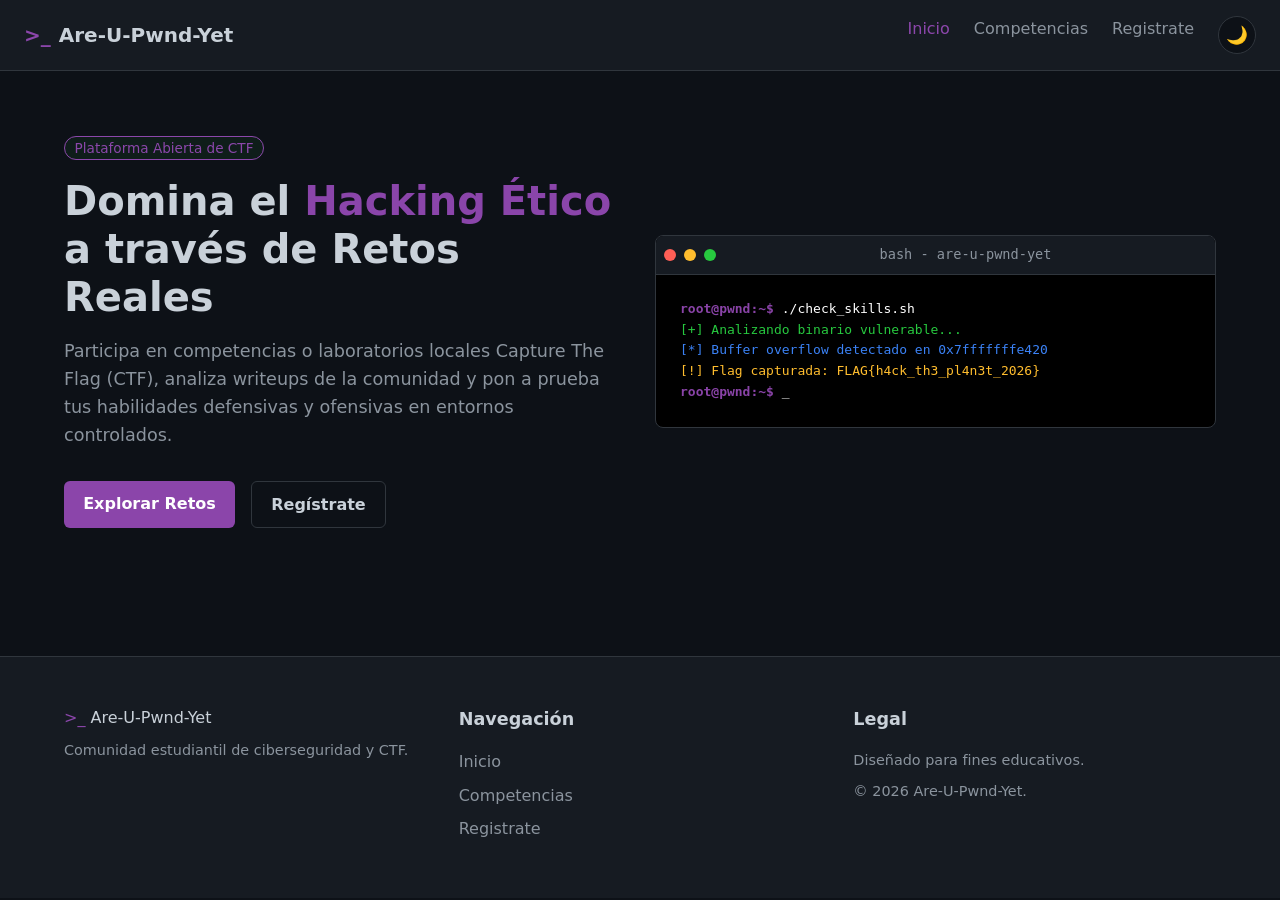
<file: index.html>
<!DOCTYPE html>
<html lang="es">
<head>
  <meta charset="UTF-8">
  <meta name="viewport" content="width=device-width, initial-scale=1.0">
  <meta name="description" content="Are U Pwnd Yet? - Plataforma estudiantil de competencias CTF, laboratorios y retos de ciberseguridad y hacking ético.">
  <title>Are U Pwnd Yet? | Plataforma de Competencias CTF</title>
  <link rel="stylesheet" href="css/styles.css">
</head>
<body>
  <header class="site-header">
    <div class="header-container">
      <a href="index.html" class="logo">
        <span class="logo-symbol">&gt;_</span>
        <span class="logo-text">Are-U-Pwnd-Yet</span>
      </a>
      
      <nav id="primary-nav" class="primary-nav" aria-label="Navegación principal">
        <ul class="nav-list">
          <li><a href="index.html" class="nav-link active" aria-current="page">Inicio</a></li>
          <li><a href="competencias.html" class="nav-link">Competencias</a></li>
          <li><a href="registro.html" class="nav-link">Registrate</a></li>
          <li>
            <button id="theme-toggle" class="theme-toggle-btn" aria-label="Cambiar tema visual">
              <span id="theme-icon">🌙</span>
            </button>
          </li>
        </ul>
      </nav>
    </div>
  </header>

  <main>
    <section class="hero-section" aria-labelledby="hero-title">
      <div class="container hero-container">
        <div class="hero-content">
          <span class="badge badge-accent">Plataforma Abierta de CTF</span>
          <h1 id="hero-title" class="hero-title">
            Domina el <span class="text-gradient">Hacking Ético</span> a través de Retos Reales
          </h1>
          <p class="hero-description">
            Participa en competencias o laboratorios locales Capture The Flag (CTF), analiza writeups de la comunidad y pon a prueba tus habilidades defensivas y ofensivas en entornos controlados.
          </p>
          <div class="hero-actions">
            <a href="competencias.html" class="btn btn-primary">Explorar Retos</a>
            <a href="registro.html" class="btn btn-secondary">Regístrate</a>
          </div>
        </div>

        <div class="hero-terminal" aria-hidden="true">
          <div class="terminal-header">
            <span class="terminal-dot dot-red"></span>
            <span class="terminal-dot dot-yellow"></span>
            <span class="terminal-dot dot-green"></span>
            <span class="terminal-title">bash - are-u-pwnd-yet</span>
          </div>
          <div class="terminal-body">
            <p><span class="terminal-prompt">root@pwnd:~$</span> ./check_skills.sh</p>
            <p class="terminal-output text-success">[+] Analizando binario vulnerable...</p>
            <p class="terminal-output text-info">[*] Buffer overflow detectado en 0x7fffffffe420</p>
            <p class="terminal-output text-warning">[!] Flag capturada: FLAG{h4ck_th3_pl4n3t_2026}</p>
            <p><span class="terminal-prompt">root@pwnd:~$</span> <span class="cursor">_</span></p>
          </div>
        </div>
      </div>
    </section>
  </main>

  <footer class="site-footer">
    <div class="container footer-container">
      <div class="footer-brand">
        <span class="logo-symbol">&gt;_</span>
        <span class="logo-text">Are-U-Pwnd-Yet</span>
        <p class="footer-tagline">Comunidad estudiantil de ciberseguridad y CTF.</p>
      </div>

      <nav class="footer-nav" aria-label="Enlaces secundarios">
        <h3 class="footer-heading">Navegación</h3>
        <ul class="footer-links">
          <li><a href="index.html">Inicio</a></li>
          <li><a href="competencias.html">Competencias</a></li>
          <li><a href="registro.html">Registrate</a></li>
        </ul>
      </nav>

      <div class="footer-legal">
        <h3 class="footer-heading">Legal</h3>
        <p class="footer-text">
          Diseñado para fines educativos.
        </p>
        <p class="footer-copy">&copy; 2026 Are-U-Pwnd-Yet.</p>
      </div>
    </div>
  </footer>

  <script src="js/theme.js"></script>
</body>
</html>
</file>
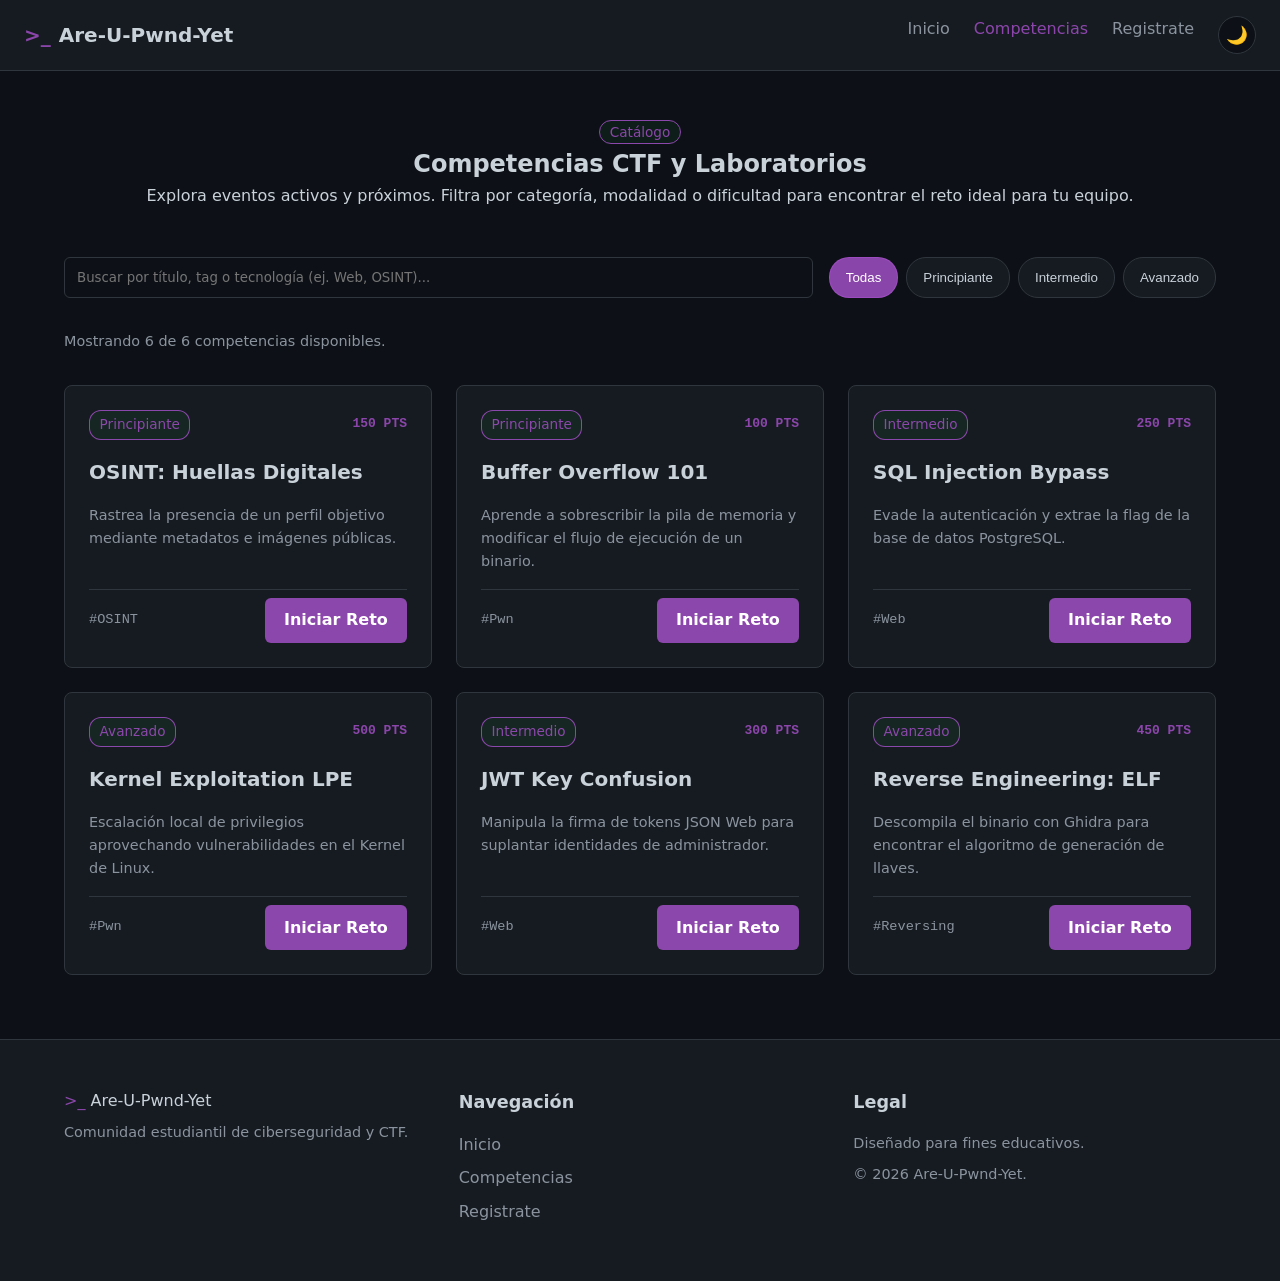
<file: competencias.html>
<!DOCTYPE html>
<html lang="es">
<head>
  <meta charset="UTF-8">
  <meta name="viewport" content="width=device-width, initial-scale=1.0">
  <meta name="description" content="Explora el catálogo de competencias CTF y laboratorios prácticos en Are U Pwnd Yet. Filtra por modalidad y nivel de dificultad.">
  <title>Competencias y Laboratorios | Are U Pwnd Yet?</title>
  <link rel="stylesheet" href="css/styles.css">
</head>
<body>

  <header class="site-header">
    <div class="header-container">
      <a href="index.html" class="logo">
        <span class="logo-symbol">&gt;_</span>
        <span class="logo-text">Are-U-Pwnd-Yet</span>
      </a>

      <nav id="primary-nav" class="primary-nav" aria-label="Navegación principal">
        <ul class="nav-list">
          <li><a href="index.html" class="nav-link">Inicio</a></li>
          <li><a href="competencias.html" class="nav-link active" aria-current="page">Competencias</a></li>
          <li><a href="registro.html" class="nav-link">Registrate</a></li>
          <li>
            <button id="theme-toggle" class="theme-toggle-btn" aria-label="Cambiar tema visual">
              <span id="theme-icon">🌙</span>
            </button>
          </li>
        </ul>
      </nav>
    </div>
  </header>

  <main class="page-main">
    <section class="catalog-hero" aria-labelledby="catalog-title">
      <div class="container">
        <span class="badge badge-accent">Catálogo</span>
        <h1 id="catalog-title" class="page-title">Competencias CTF y Laboratorios</h1>
        <p class="page-description">
          Explora eventos activos y próximos. Filtra por categoría, modalidad o dificultad para encontrar el reto ideal para tu equipo.
        </p>
      </div>
    </section>

    <section class="filters-section" aria-label="Filtros de búsqueda de competencias">
      <div class="container">
        <div class="filters-wrapper">
          <div class="search-box">
            <label for="search-input" class="sr-only">Buscar nombre o palabra clave</label>
            <input 
              type="search" 
              id="search-input" 
              class="form-control" 
              placeholder="Buscar por título, tag o tecnología (ej. Web, OSINT)..."
            >
          </div>

          <div class="filter-buttons" role="group" aria-label="Filtrar por dificultad">
            <button type="button" class="filter-btn active" data-filter="all">Todas</button>
            <button type="button" class="filter-btn" data-filter="Principiante">Principiante</button>
            <button type="button" class="filter-btn" data-filter="Intermedio">Intermedio</button>
            <button type="button" class="filter-btn" data-filter="Avanzado">Avanzado</button>
          </div>
        </div>

        <div class="catalog-status" aria-live="polite">
          <p id="results-count" class="results-count">Mostrando competencias disponibles...</p>
        </div>
      </div>
    </section>

    <section class="catalog-grid-section" aria-label="Listado de tarjetas de competencias">
      <div class="container">
        <div id="catalog-grid" class="catalog-grid">
          <noscript>
            <p class="notice-error">Para ver el catálogo de competencias dinámico, activa JavaScript en tu navegador.</p>
          </noscript>
        </div>

        <div id="no-results" class="no-results hidden" role="status">
          <div class="no-results-icon" aria-hidden="true">🔍</div>
          <h2>No se encontraron retos</h2>
          <p>Intenta ajustar tus términos de búsqueda o selecciona otro filtro.</p>
        </div>
      </div>
    </section>
  </main>

  <footer class="site-footer">
    <div class="container footer-container">
      <div class="footer-brand">
        <span class="logo-symbol">&gt;_</span>
        <span class="logo-text">Are-U-Pwnd-Yet</span>
        <p class="footer-tagline">Comunidad estudiantil de ciberseguridad y CTF.</p>
      </div>

      <nav class="footer-nav" aria-label="Enlaces secundarios">
        <h3 class="footer-heading">Navegación</h3>
        <ul class="footer-links">
          <li><a href="index.html">Inicio</a></li>
          <li><a href="competencias.html">Competencias</a></li>
          <li><a href="registro.html">Registrate</a></li>
        </ul>
      </nav>

      <div class="footer-legal">
        <h3 class="footer-heading">Legal</h3>
        <p class="footer-text">
          Diseñado para fines educativos.
        </p>
        <p class="footer-copy">&copy; 2026 Are-U-Pwnd-Yet.</p>
      </div>
    </div>
  </footer>

  <script src="js/catalog.js"></script>
  <script src="js/theme.js"></script>
</body>
</html>
</file>
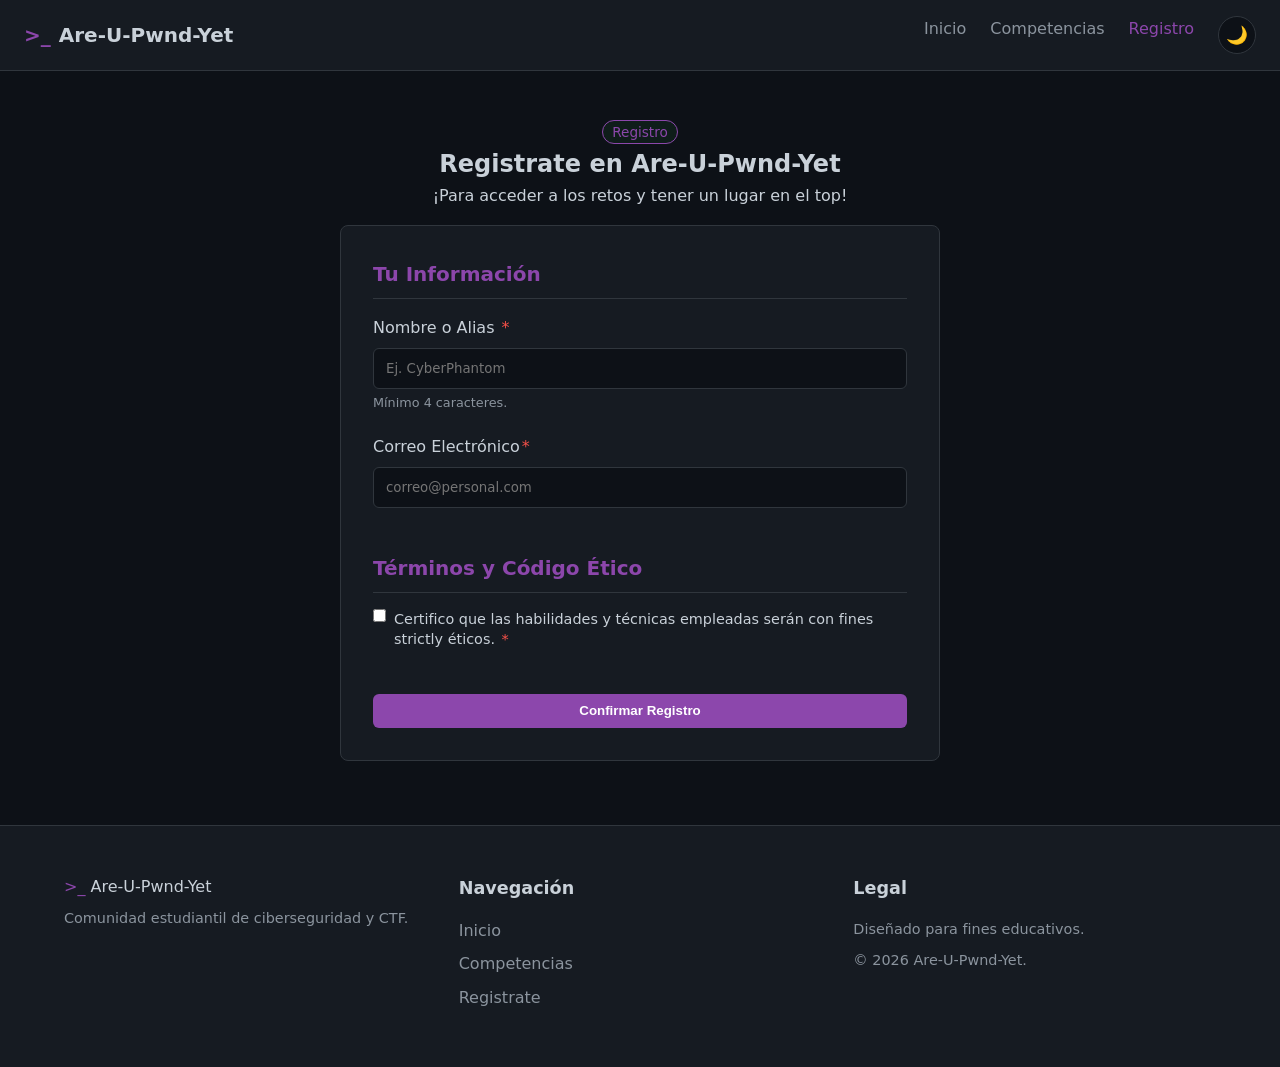
<file: registro.html>
<!DOCTYPE html>
<html lang="es">
<head>
  <meta charset="UTF-8">
  <meta name="viewport" content="width=device-width, initial-scale=1.0">
  <meta name="description" content="Inscribe a tu equipo en las competencias y laboratorios de Are U Pwnd Yet. Validación en tiempo real y registro oficial.">
  <title>Registro | Are U Pwnd Yet?</title>
  <link rel="stylesheet" href="css/styles.css">
</head>
<body>
  <header class="site-header">
    <div class="header-container">
      <a href="index.html" class="logo">
        <span class="logo-symbol">&gt;_</span>
        <span class="logo-text">Are-U-Pwnd-Yet</span>
      </a>

      <nav id="primary-nav" class="primary-nav" aria-label="Navegación principal">
        <ul class="nav-list">
          <li><a href="index.html" class="nav-link">Inicio</a></li>
          <li><a href="competencias.html" class="nav-link">Competencias</a></li>
          <li><a href="registro.html" class="nav-link active" aria-current="page">Registro</a></li>
          <li>
            <button id="theme-toggle" class="theme-toggle-btn" aria-label="Cambiar tema visual">
              <span id="theme-icon">🌙</span>
            </button>
          </li>
        </ul>
      </nav>
    </div>
  </header>

  <main class="page-main">
    <section class="form-hero" aria-labelledby="form-page-title">
      <div class="container">
        <span class="badge badge-accent">Registro</span>
        <h1 id="form-page-title" class="page-title">Registrate en Are-U-Pwnd-Yet</h1>
        <p class="page-description">
          ¡Para acceder a los retos y tener un lugar en el top!
        </p>
      </div>
    </section>

    <section class="form-section" aria-label="Formulario de registro">
      <div class="container">
        <div class="form-wrapper">

          <div id="form-feedback" class="form-feedback hidden" role="alert" aria-live="polite"></div>

          <form id="registration-form" class="cyber-form" novalidate>

            <fieldset class="form-fieldset">
              <legend class="form-legend">Tu Información</legend>

              <div class="form-group" id="group-team-name">
                <label for="name" class="form-label">
                  Nombre o Alias <span class="required" aria-hidden="true">*</span>
                </label>
                <input 
                  type="text" 
                  id="name" 
                  name="Name" 
                  class="form-control" 
                  placeholder="Ej. CyberPhantom" 
                  required 
                  minlength="4" 
                  maxlength="15"
                  aria-describedby="name-help"
                  aria-required="true"
                >
                <small id="name-help" class="form-help">Mínimo 4 caracteres.</small>
              </div>

              <div class="form-group" id="group-email">
                <label for="email" class="form-label">
                  Correo Electrónico<span class="required" aria-hidden="true">*</span>
                </label>
                <input 
                  type="email" 
                  id="email" 
                  name="Email" 
                  class="form-control" 
                  placeholder="correo@personal.com" 
                  required 
                  aria-required="true"
                >
              </div>

            </fieldset>

            <fieldset class="form-fieldset">
              <legend class="form-legend">Términos y Código Ético</legend>

              <div class="form-group checkbox-group" id="group-ethics">
                <div class="checkbox-wrapper">
                  <input 
                    type="checkbox" 
                    id="ethics-check" 
                    name="acceptEthics" 
                    required 
                    aria-describedby="ethics-error"
                  >
                  <label for="ethics-check" class="checkbox-label">
                    Certifico que las habilidades y técnicas empleadas serán con fines strictly éticos. <span class="required" aria-hidden="true">*</span>
                  </label>
                </div>
                <span id="ethics-error" class="error-message" aria-live="assertive"></span>
              </div>
            </fieldset>

            <div class="form-actions">
              <button type="submit" id="submit-btn" class="btn btn-primary btn-block">
                <span class="btn-text">Confirmar Registro</span>
                <span class="btn-loader hidden" aria-hidden="true">⏳</span>
              </button>
            </div>
          </form>
        </div>
      </div>
    </section>
  </main>

  <footer class="site-footer">
    <div class="container footer-container">
      <div class="footer-brand">
        <span class="logo-symbol">&gt;_</span>
        <span class="logo-text">Are-U-Pwnd-Yet</span>
        <p class="footer-tagline">Comunidad estudiantil de ciberseguridad y CTF.</p>
      </div>

      <nav class="footer-nav" aria-label="Enlaces secundarios">
        <h3 class="footer-heading">Navegación</h3>
        <ul class="footer-links">
          <li><a href="index.html">Inicio</a></li>
          <li><a href="competencias.html">Competencias</a></li>
          <li><a href="registro.html">Registrate</a></li>
        </ul>
      </nav>

      <div class="footer-legal">
        <h3 class="footer-heading">Legal</h3>
        <p class="footer-text">
          Diseñado para fines educativos.
        </p>
        <p class="footer-copy">&copy; 2026 Are-U-Pwnd-Yet.</p>
      </div>
    </div>
  </footer>

  <script src="js/validation.js"></script>
  <script src="js/theme.js"></script>
</body>
</html>
</file>
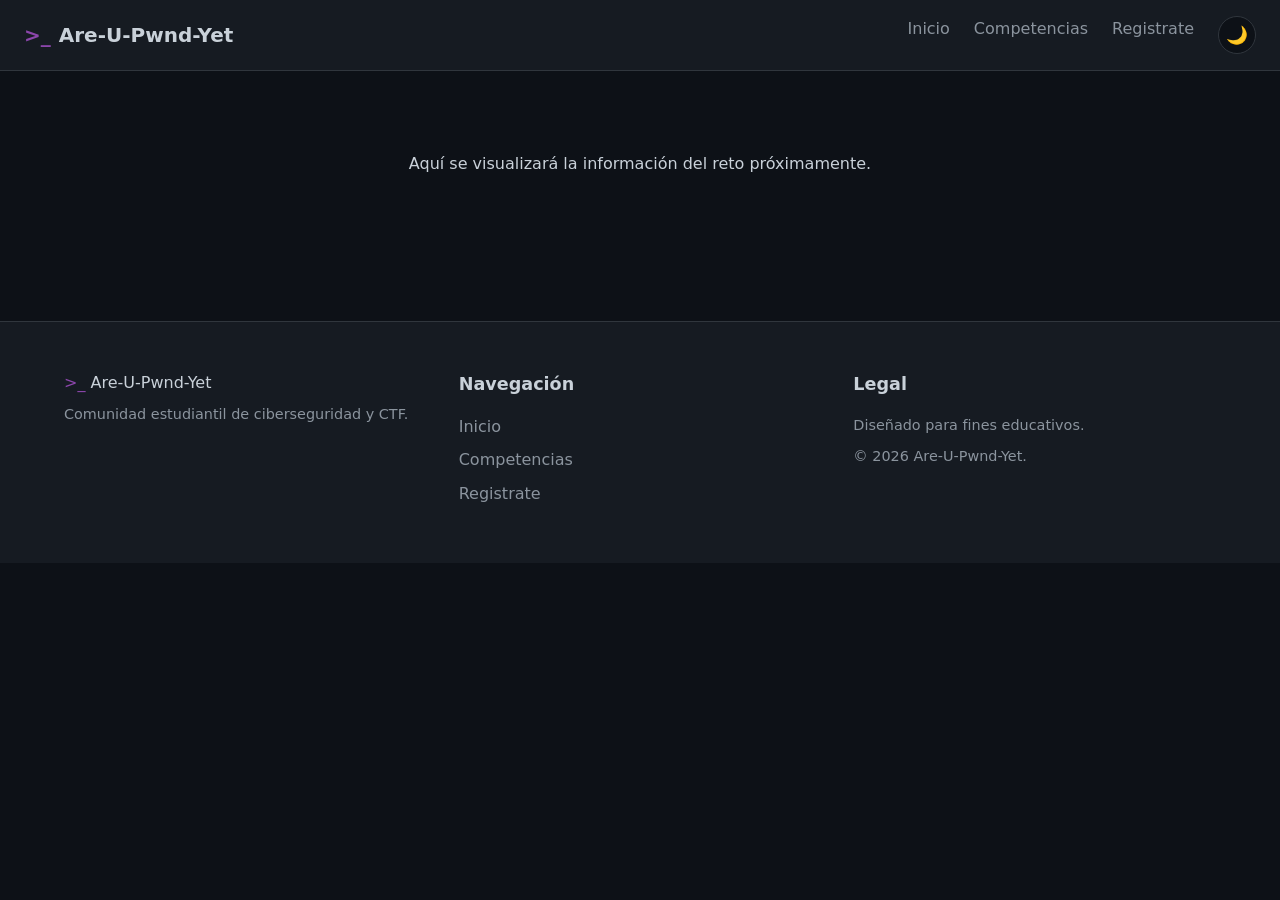
<file: reto.html>
<!DOCTYPE html>
<html lang="es">
<head>
  <meta charset="UTF-8">
  <meta name="viewport" content="width=device-width, initial-scale=1.0">
  <meta name="description" content="Are U Pwnd Yet? - Plataforma estudiantil de competencias CTF, laboratorios y retos de ciberseguridad y hacking ético.">
  <title>Are U Pwnd Yet? | Plataforma de Competencias CTF</title>
  <link rel="stylesheet" href="css/styles.css">
</head>
<body>
  <header class="site-header">
    <div class="header-container">
      <a href="index.html" class="logo">
        <span class="logo-symbol">&gt;_</span>
        <span class="logo-text">Are-U-Pwnd-Yet</span>
      </a>

      <nav id="primary-nav" class="primary-nav" aria-label="Navegación principal">
        <ul class="nav-list">
          <li><a href="index.html" class="nav-link">Inicio</a></li>
          <li><a href="competencias.html" class="nav-link">Competencias</a></li>
          <li><a href="registro.html" class="nav-link">Registrate</a></li>
          <li>
            <button id="theme-toggle" class="theme-toggle-btn" aria-label="Cambiar tema visual">
              <span id="theme-icon">🌙</span>
            </button>
          </li>
        </ul>
      </nav>
    </div>
  </header>

  <main id="reto-app"></main>

  <footer class="site-footer">
    <div class="container footer-container">
      <div class="footer-brand">
        <span class="logo-symbol">&gt;_</span>
        <span class="logo-text">Are-U-Pwnd-Yet</span>
        <p class="footer-tagline">Comunidad estudiantil de ciberseguridad y CTF.</p>
      </div>

      <nav class="footer-nav" aria-label="Enlaces secundarios">
        <h3 class="footer-heading">Navegación</h3>
        <ul class="footer-links">
          <li><a href="index.html">Inicio</a></li>
          <li><a href="competencias.html">Competencias</a></li>
          <li><a href="registro.html">Registrate</a></li>
        </ul>
      </nav>

      <div class="footer-legal">
        <h3 class="footer-heading">Legal</h3>
        <p class="footer-text">
          Diseñado para fines educativos.
        </p>
        <p class="footer-copy">&copy; 2026 Are-U-Pwnd-Yet.</p>
      </div>
    </div>
  </footer>

  <script src="js/theme.js"></script>
  <script src="js/reto.js"></script>
</body>
</html>
</file>
<file: css/styles.css>
:root {
  /* TEMA OSCURO (por defecto)*/
  --bg-main: #0d1117;
  --bg-sec: #161b22;
  --text-main: #c9d1d9;
  --text-sec: #8b949e;
  --accent: #9f4ec2dc;
  --accent-hover: #2ea043;
  --border: #30363d;
  --error: #f85149;
}

/* TEMA CLARO */
.light-theme {
  --bg-main: #f6f8fa;
  --bg-sec: #ffffff;
  --text-main: #24292f;
  --text-sec: #57606a;
  --accent: #0964cb;
  --accent-hover: #035cc5;
  --border: #d0d7de;
  --error: #cf222e;
}

/* BOTON CAMBIO DE TEMA */
.theme-toggle-btn {
  background-color: var(--bg-main);
  border: 1px solid var(--border);
  color: var(--text-main);
  width: 38px;
  height: 38px;
  border-radius: 50%;
  display: flex;
  align-items: center;
  justify-content: center;
  cursor: pointer;
  font-size: 1.1rem;
  transition: border-color 0.2s, transform 0.2s, background-color 0.2s;
}

.theme-toggle-btn:hover {
  border-color: var(--accent);
  transform: scale(1.08);
}

/* BASE */
* { margin: 0; padding: 0; box-sizing: border-box; }
body {
  font-family: 'Segoe UI', system-ui, sans-serif;
  background-color: var(--bg-main);
  color: var(--text-main);
  line-height: 1.6;
  transition: background-color 0.3s, color 0.3s;
}
a { text-decoration: none; color: inherit; }
ul { list-style: none; }
.container { max-width: 1200px; margin: 0 auto; padding: 0 1.5rem; }
.sr-only { position: absolute; width: 1px; height: 1px; padding: 0; margin: -1px; overflow: hidden; clip: rect(0, 0, 0, 0); white-space: nowrap; border: 0; }


/* HEADER */
.site-header { border-bottom: 1px solid var(--border); background-color: var(--bg-sec); }
.header-container { display: flex; justify-content: space-between; align-items: center; height: 70px; padding: 0 1.5rem; }
.logo { font-weight: bold; font-size: 1.25rem; display: flex; gap: 0.5rem; align-items: center; }
.logo-symbol { color: var(--accent); }
.nav-list { display: flex; gap: 1.5rem; }
.nav-link { color: var(--text-sec); font-weight: 500; transition: color 0.2s; }
.nav-link:hover, .nav-link.active { color: var(--accent); }

/* UTILIDADES Y BOTONES */
.badge { background: rgba(35, 134, 54, 0.1); color: var(--accent); padding: 0.2rem 0.6rem; border-radius: 12px; font-size: 0.85rem; border: 1px solid var(--accent); }
.btn { display: inline-block; padding: 0.6rem 1.2rem; border-radius: 6px; font-weight: 600; cursor: pointer; text-align: center; border: none; transition: 0.2s; }
.btn-primary { background-color: var(--accent); color: #fff; }
.btn-primary:hover { background-color: var(--accent-hover); }
.btn-secondary { background-color: transparent; border: 1px solid var(--border); color: var(--text-main); }
.btn-secondary:hover { border-color: var(--text-sec); }
.text-gradient { color: var(--accent); }

/* SECCION HERO */
.hero-section { padding: 4rem 0; }
.hero-container { display: flex; flex-wrap: wrap; align-items: center; gap: 2rem; justify-content: space-between; }
.hero-content { flex: 1; min-width: 300px; }
.hero-title { font-size: 2.5rem; margin: 1rem 0; line-height: 1.2; }
.hero-description { color: var(--text-sec); margin-bottom: 2rem; font-size: 1.1rem; }
.hero-actions { display: flex; gap: 1rem; }

/* TERMINAL UI */
.hero-terminal {
  flex: 1; min-width: 300px; background-color: #000; border: 1px solid var(--border);
  border-radius: 8px; overflow: hidden; font-family: monospace;
}
.terminal-header { background-color: var(--bg-sec); padding: 0.5rem; display: flex; align-items: center; gap: 0.5rem; border-bottom: 1px solid var(--border); }
.terminal-dot { width: 12px; height: 12px; border-radius: 50%; }
.dot-red { background-color: #ff5f56; }
.dot-yellow { background-color: #ffbd2e; }
.dot-green { background-color: #27c93f; }
.terminal-title { color: var(--text-sec); font-size: 0.85rem; margin: 0 auto; }
.terminal-body { padding: 1.5rem; color: #fff; }
.terminal-prompt { color: var(--accent); font-weight: bold; }
.text-success { color: #27c93f; }
.text-info { color: #3b82f6; }
.text-warning { color: #ffbd2e; }
.cursor { animation: blink 1s step-start infinite; }
@keyframes blink { 50% { opacity: 0; } }

/* CATALOGO DE COMPETENCIAS */
.catalog-hero { text-align: center; padding: 3rem 0; }
.filters-wrapper { display: flex; flex-wrap: wrap; gap: 1rem; justify-content: space-between; margin-bottom: 2rem; }
.search-box { flex: 1; min-width: 250px; }
.filter-buttons { display: flex; gap: 0.5rem; flex-wrap: wrap; }
.filter-btn { background: var(--bg-sec); border: 1px solid var(--border); color: var(--text-main); padding: 0.5rem 1rem; border-radius: 20px; cursor: pointer; transition: 0.2s; }
.filter-btn.active, .filter-btn:hover { background: var(--accent); color: #fff; border-color: var(--accent); }
.results-count { color: var(--text-sec); font-size: 0.9rem; margin-bottom: 1.5rem; }

/* TARJETAS */
.catalog-grid {
  display: grid !important;
  grid-template-columns: repeat(3, 1fr);
  gap: 1.5rem;
  width: 100%;
  margin: 2rem 0;
}

@media (max-width: 992px) {
  .catalog-grid, 
  #catalog-grid {
    grid-template-columns: repeat(2, 1fr);
  }
}

@media (max-width: 576px) {
  .catalog-grid, 
  #catalog-grid {
    grid-template-columns: 1fr;
  }
}


.hidden {
  display: none !important;
}

.ctf-card { background-color: var(--bg-sec); border: 1px solid var(--border); 
  border-radius: 8px; padding: 1.5rem; display: flex; flex-direction: column; gap: 1rem; }

/* Estilos de la tarjeta CTF */
.card-header {
  display: flex;
  justify-content: space-between;
  align-items: center;
}

.card-points {
  font-family: monospace;
  font-weight: bold;
  color: var(--accent);
}

.card-title {
  font-size: 1.25rem;
  color: var(--text-main);
}

.card-description {
  color: var(--text-sec);
  font-size: 0.9rem;
  flex-grow: 1;
}

.card-footer {
  display: flex;
  justify-content: space-between;
  align-items: center;
  margin-top: auto;
  padding-top: 0.5rem;
  border-top: 1px solid var(--border);
}

.card-category {
  font-size: 0.85rem;
  color: var(--text-sec);
  font-family: monospace;
}

/* FORMULARIOS */
.form-hero { text-align: center; padding: 3rem 0 1rem; }
.form-wrapper { max-width: 600px; margin: 0 auto; background-color: var(--bg-sec); border: 1px solid var(--border); border-radius: 8px; padding: 2rem; }
.form-fieldset { border: none; margin-bottom: 1.5rem; }
.form-legend { font-size: 1.25rem; font-weight: 600; margin-bottom: 1rem; color: var(--accent); border-bottom: 1px solid var(--border); width: 100%; padding-bottom: 0.5rem; }
.form-group { margin-bottom: 1.25rem; }
.form-label { display: block; margin-bottom: 0.5rem; font-weight: 500; }
.form-control { width: 100%; padding: 0.75rem; border-radius: 6px; border: 1px solid var(--border); background-color: var(--bg-main); color: var(--text-main); font-family: inherit; }
.form-control:focus { outline: none; border-color: var(--accent); }
.form-help { font-size: 0.8rem; color: var(--text-sec); display: block; margin-top: 0.25rem; }
.checkbox-wrapper { display: flex; align-items: flex-start; gap: 0.5rem; }
.checkbox-label { font-size: 0.9rem; line-height: 1.4; }
.required { color: var(--error); margin-left: 2px; }
.btn-block { width: 100%; display: flex; justify-content: center; align-items: center; gap: 0.5rem; }

/* FOOTER */
.site-footer { border-top: 1px solid var(--border); background-color: var(--bg-sec); padding: 3rem 0; margin-top: 4rem; }
.footer-container { display: flex; flex-wrap: wrap; justify-content: space-between; gap: 2rem; }
.footer-brand, .footer-nav, .footer-legal { flex: 1; min-width: 200px; }
.footer-heading { font-size: 1.1rem; margin-bottom: 1rem; color: var(--text-main); }
.footer-links li { margin-bottom: 0.5rem; color: var(--text-sec); }
.footer-links a:hover { color: var(--accent); }
.footer-tagline, .footer-text, .footer-copy { color: var(--text-sec); font-size: 0.9rem; margin-top: 0.5rem; }

@media (max-width: 768px) {
  .header-container { flex-direction: column; height: auto; gap: 1rem; padding: 1rem 0; }
  .hero-actions { flex-direction: column; }
}

/*------------------------------------- CONTENIDO DE RETOS (IA) ---------------------------------------------*/

.challenge-container {
  max-width: 800px;
  margin: 2rem auto;
  padding: 0 1.5rem;
}

.challenge-header {
  display: flex;
  gap: 0.5rem;
  margin-bottom: 1.5rem;
  flex-wrap: wrap;
}

.challenge-badge {
  background: var(--bg-main);
  color: var(--accent);
  border: 1px solid var(--border);
  font-size: 0.8rem;
  padding: 0.25rem 0.6rem;
  border-radius: 4px;
  font-weight: 600;
  text-transform: uppercase;
}

.challenge-title {
  font-size: 1.8rem;
  margin-bottom: 1rem;
  color: var(--text-main);
}

.challenge-description {
  line-height: 1.6;
  margin-bottom: 1.5rem;
  color: var(--text-sec);
}

.challenge-actions {
  margin-bottom: 1.5rem;
}

.input-group {
  display: flex;
  gap: 0.5rem;
}

.btn-submit {
  background-color: var(--accent);
  color: #fff;
  border: none;
  padding: 0.6rem 1.2rem;
  border-radius: 6px;
  cursor: pointer;
  font-weight: 600;
  transition: background-color 0.2s ease;
}

.btn-submit:hover {
  background-color: var(--accent-hover);
}

.flag-message {
  margin-top: 0.8rem;
  font-size: 0.9rem;
  font-weight: 500;
}

.flag-message.success {
  color: var(--accent-hover);
}

.flag-message.error {
  color: var(--error);
}
</file>
